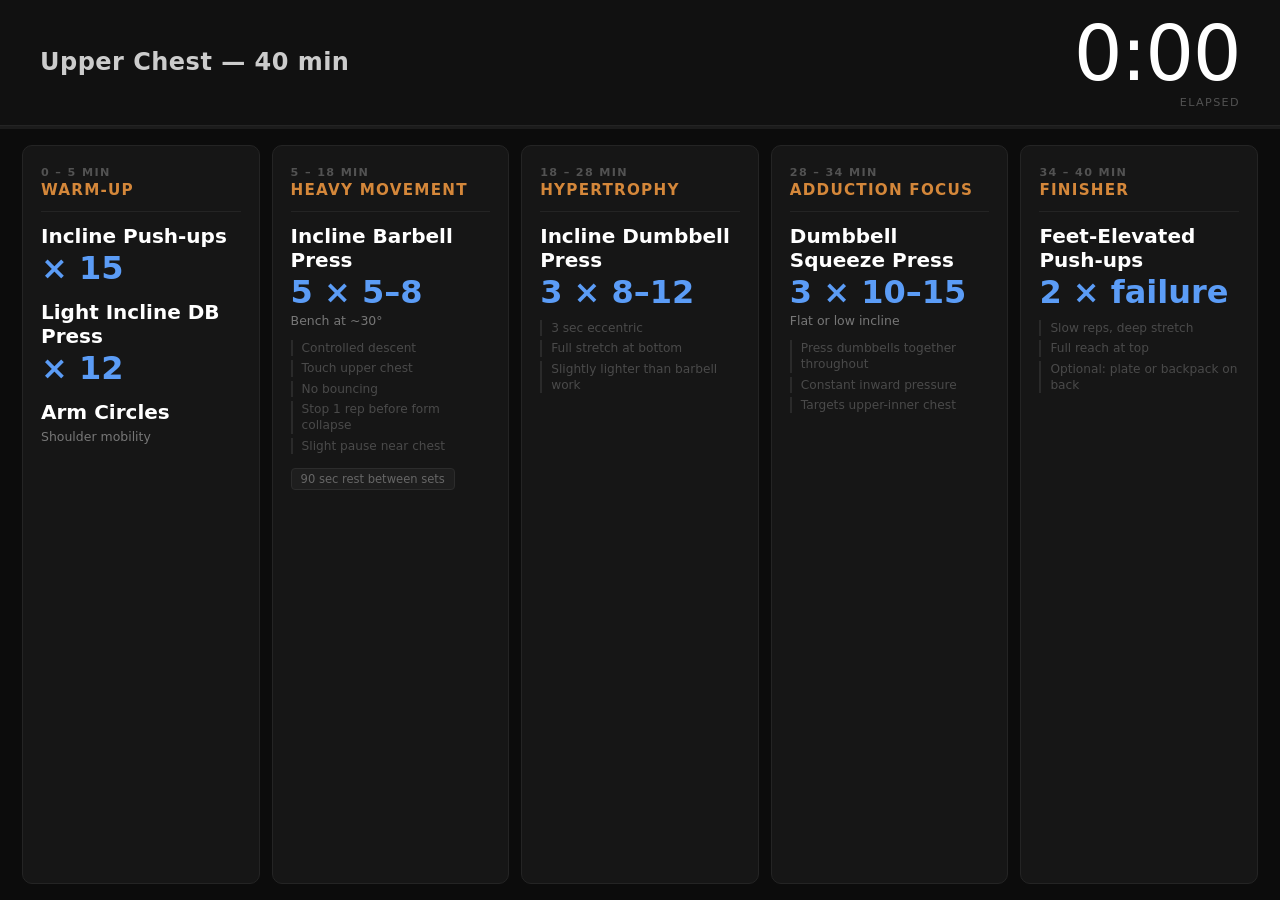
<file: workout.html>
<!DOCTYPE html>
<html lang="en">
<head>
    <meta charset="UTF-8">
    <meta name="viewport" content="width=device-width, initial-scale=1.0">
    <title>Upper Chest — 40 min</title>
    <style>
        *, *::before, *::after { box-sizing: border-box; margin: 0; padding: 0; }

        :root {
            --bg:           #0c0c0c;
            --card:         #161616;
            --border:       #242424;
            --text:         #f0f0f0;
            --muted:        #525252;
            --accent-phase: #d4873a;
            --accent-reps:  #5b9cf6;
        }

        body {
            background: var(--bg);
            color: var(--text);
            font-family: 'Segoe UI', system-ui, -apple-system, sans-serif;
            height: 100vh;
            width: 100vw;
            display: flex;
            flex-direction: column;
            overflow: hidden;
        }

        /* ── Header ── */
        header {
            display: flex;
            justify-content: space-between;
            align-items: center;
            padding: 16px 40px;
            background: #111;
            border-bottom: 1px solid var(--border);
            flex-shrink: 0;
        }

        .workout-title {
            font-size: 1.5rem;
            font-weight: 600;
            color: #ccc;
            letter-spacing: 0.02em;
        }

        .timer-group { text-align: right; }

        .timer {
            font-size: 4.8rem;
            font-weight: 200;
            font-variant-numeric: tabular-nums;
            color: #fff;
            line-height: 1;
            letter-spacing: -0.02em;
        }

        .timer-label {
            font-size: 0.7rem;
            color: var(--muted);
            text-transform: uppercase;
            letter-spacing: 0.12em;
            margin-top: 3px;
        }

        /* ── Progress bar ── */
        .progress-wrap {
            height: 3px;
            background: #1c1c1c;
            flex-shrink: 0;
        }

        .progress-fill {
            height: 100%;
            background: var(--accent-phase);
            width: 0%;
            transition: width 1s linear;
        }

        /* ── Blocks ── */
        .blocks {
            display: flex;
            flex: 1;
            padding: 16px 22px;
            gap: 12px;
            min-height: 0;
        }

        .block {
            flex: 1;
            background: var(--card);
            border: 1px solid var(--border);
            border-radius: 10px;
            padding: 20px 18px;
            display: flex;
            flex-direction: column;
            gap: 12px;
            min-width: 0;
        }

        .block-time {
            font-size: 0.7rem;
            color: var(--muted);
            font-weight: 600;
            letter-spacing: 0.12em;
            text-transform: uppercase;
        }

        .block-name {
            font-size: 0.95rem;
            font-weight: 700;
            color: var(--accent-phase);
            text-transform: uppercase;
            letter-spacing: 0.08em;
            margin-top: 2px;
        }

        .divider {
            height: 1px;
            background: var(--border);
        }

        /* ── Exercises ── */
        .exercises {
            display: flex;
            flex-direction: column;
            gap: 16px;
            flex: 1;
        }

        .exercise { display: flex; flex-direction: column; gap: 4px; }

        .exercise-name {
            font-size: 1.25rem;
            font-weight: 600;
            color: #fff;
            line-height: 1.2;
        }

        .exercise-detail {
            font-size: 2rem;
            font-weight: 700;
            color: var(--accent-reps);
            line-height: 1;
        }

        .exercise-sub {
            font-size: 0.78rem;
            color: #777;
            margin-top: 1px;
        }

        .cues {
            margin-top: 8px;
            display: flex;
            flex-direction: column;
            gap: 4px;
        }

        .cue {
            font-size: 0.76rem;
            color: #4a4a4a;
            line-height: 1.35;
            padding-left: 9px;
            border-left: 2px solid #2a2a2a;
        }

        .rest-tag {
            display: inline-block;
            margin-top: 10px;
            font-size: 0.72rem;
            color: #666;
            background: #1e1e1e;
            border: 1px solid #2c2c2c;
            border-radius: 4px;
            padding: 3px 9px;
            align-self: flex-start;
        }
    </style>
</head>
<body>

<header>
    <div class="workout-title">Upper Chest — 40 min</div>
    <div class="timer-group">
        <div class="timer" id="timer">0:00</div>
        <div class="timer-label">elapsed</div>
    </div>
</header>

<div class="progress-wrap">
    <div class="progress-fill" id="progressFill"></div>
</div>

<div class="blocks">

    <!-- 1. Warm-up -->
    <div class="block">
        <div>
            <div class="block-time">0 – 5 min</div>
            <div class="block-name">Warm-up</div>
        </div>
        <div class="divider"></div>
        <div class="exercises">
            <div class="exercise">
                <div class="exercise-name">Incline Push-ups</div>
                <div class="exercise-detail">× 15</div>
            </div>
            <div class="exercise">
                <div class="exercise-name">Light Incline DB Press</div>
                <div class="exercise-detail">× 12</div>
            </div>
            <div class="exercise">
                <div class="exercise-name">Arm Circles</div>
                <div class="exercise-sub">Shoulder mobility</div>
            </div>
        </div>
    </div>

    <!-- 2. Heavy -->
    <div class="block">
        <div>
            <div class="block-time">5 – 18 min</div>
            <div class="block-name">Heavy Movement</div>
        </div>
        <div class="divider"></div>
        <div class="exercises">
            <div class="exercise">
                <div class="exercise-name">Incline Barbell Press</div>
                <div class="exercise-detail">5 × 5–8</div>
                <div class="exercise-sub">Bench at ~30°</div>
                <div class="cues">
                    <div class="cue">Controlled descent</div>
                    <div class="cue">Touch upper chest</div>
                    <div class="cue">No bouncing</div>
                    <div class="cue">Stop 1 rep before form collapse</div>
                    <div class="cue">Slight pause near chest</div>
                </div>
                <span class="rest-tag">90 sec rest between sets</span>
            </div>
        </div>
    </div>

    <!-- 3. Hypertrophy -->
    <div class="block">
        <div>
            <div class="block-time">18 – 28 min</div>
            <div class="block-name">Hypertrophy</div>
        </div>
        <div class="divider"></div>
        <div class="exercises">
            <div class="exercise">
                <div class="exercise-name">Incline Dumbbell Press</div>
                <div class="exercise-detail">3 × 8–12</div>
                <div class="cues">
                    <div class="cue">3 sec eccentric</div>
                    <div class="cue">Full stretch at bottom</div>
                    <div class="cue">Slightly lighter than barbell work</div>
                </div>
            </div>
        </div>
    </div>

    <!-- 4. Adduction -->
    <div class="block">
        <div>
            <div class="block-time">28 – 34 min</div>
            <div class="block-name">Adduction Focus</div>
        </div>
        <div class="divider"></div>
        <div class="exercises">
            <div class="exercise">
                <div class="exercise-name">Dumbbell Squeeze Press</div>
                <div class="exercise-detail">3 × 10–15</div>
                <div class="exercise-sub">Flat or low incline</div>
                <div class="cues">
                    <div class="cue">Press dumbbells together throughout</div>
                    <div class="cue">Constant inward pressure</div>
                    <div class="cue">Targets upper-inner chest</div>
                </div>
            </div>
        </div>
    </div>

    <!-- 5. Finisher -->
    <div class="block">
        <div>
            <div class="block-time">34 – 40 min</div>
            <div class="block-name">Finisher</div>
        </div>
        <div class="divider"></div>
        <div class="exercises">
            <div class="exercise">
                <div class="exercise-name">Feet-Elevated Push-ups</div>
                <div class="exercise-detail">2 × failure</div>
                <div class="cues">
                    <div class="cue">Slow reps, deep stretch</div>
                    <div class="cue">Full reach at top</div>
                    <div class="cue">Optional: plate or backpack on back</div>
                </div>
            </div>
        </div>
    </div>

</div>

<script>
    const timerEl = document.getElementById('timer');
    const progressFill = document.getElementById('progressFill');
    const TOTAL_SEC = 40 * 60;
    const start = Date.now();

    function tick() {
        const elapsed = Math.floor((Date.now() - start) / 1000);
        const m = Math.floor(elapsed / 60);
        const s = elapsed % 60;
        timerEl.textContent = `${m}:${s.toString().padStart(2, '0')}`;
        progressFill.style.width = Math.min(100, (elapsed / TOTAL_SEC) * 100) + '%';
    }

    tick();
    setInterval(tick, 500);
</script>

</body>
</html>
</file>
